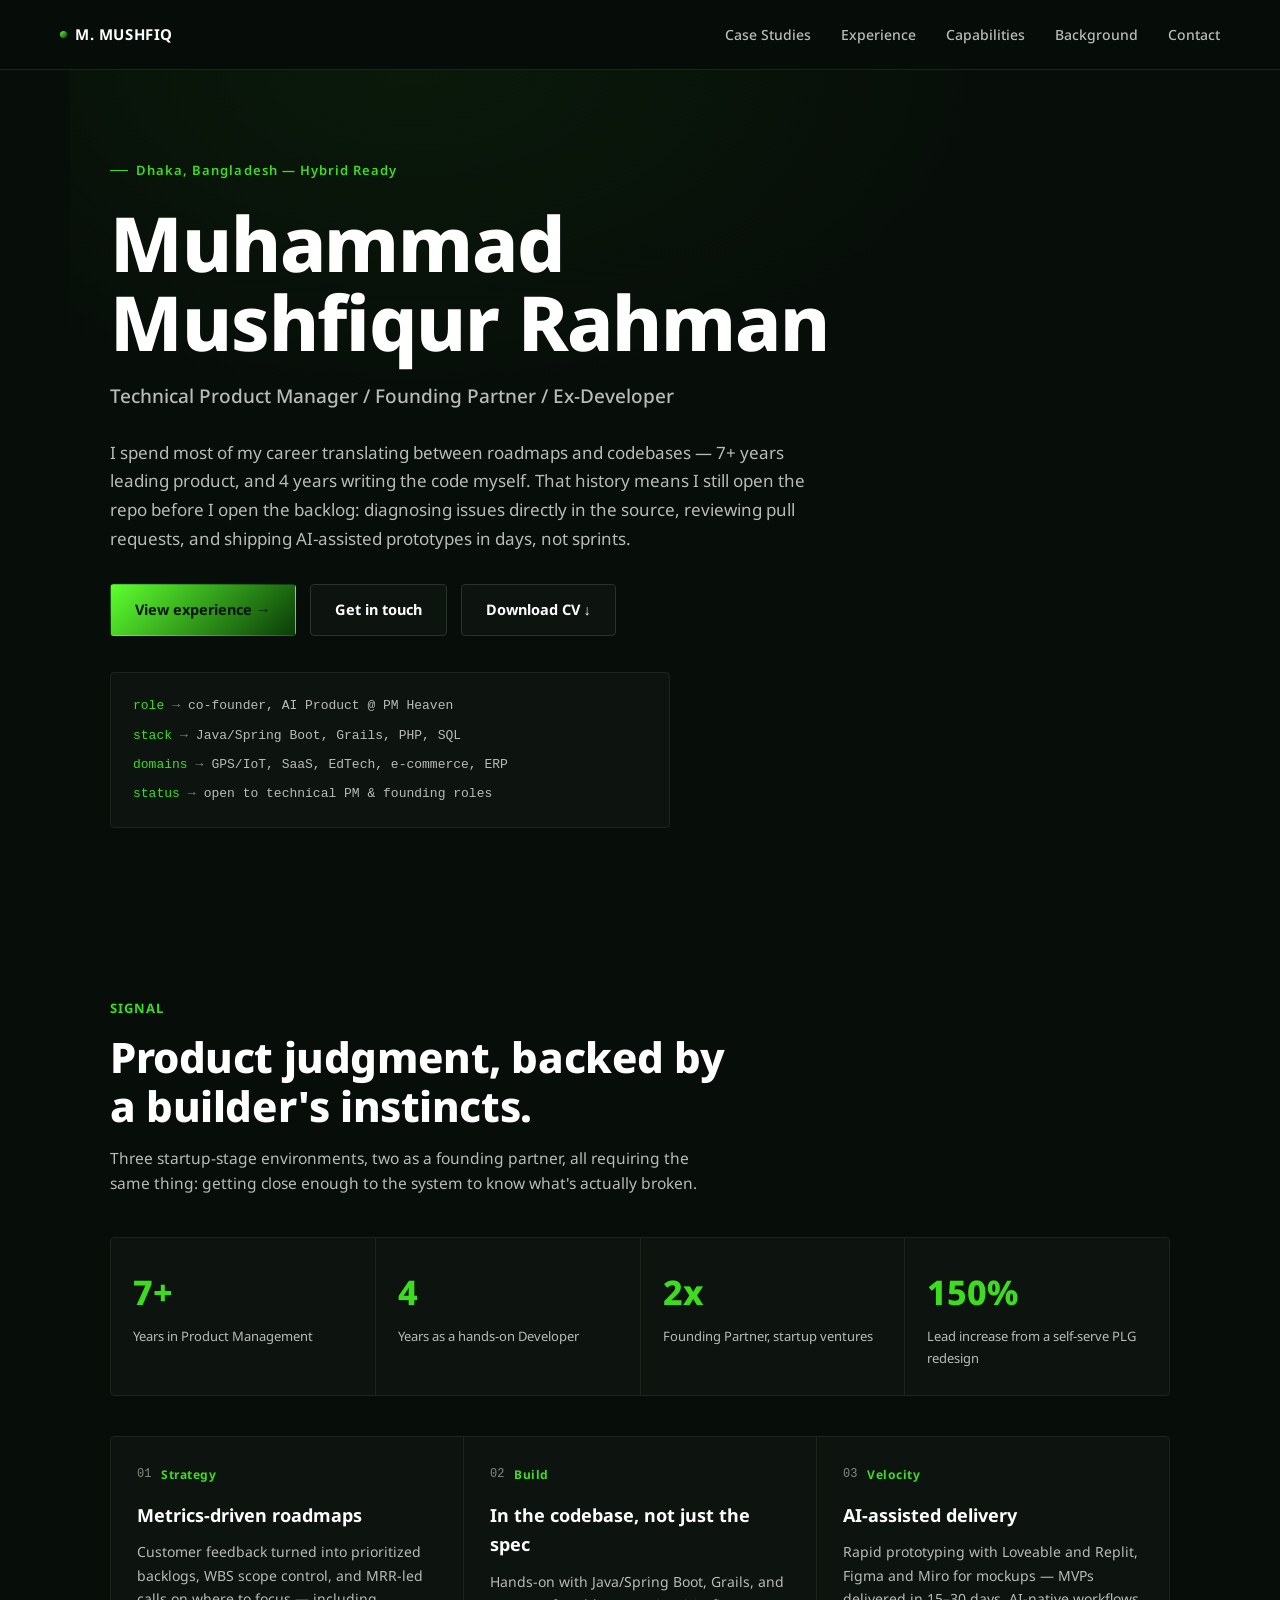
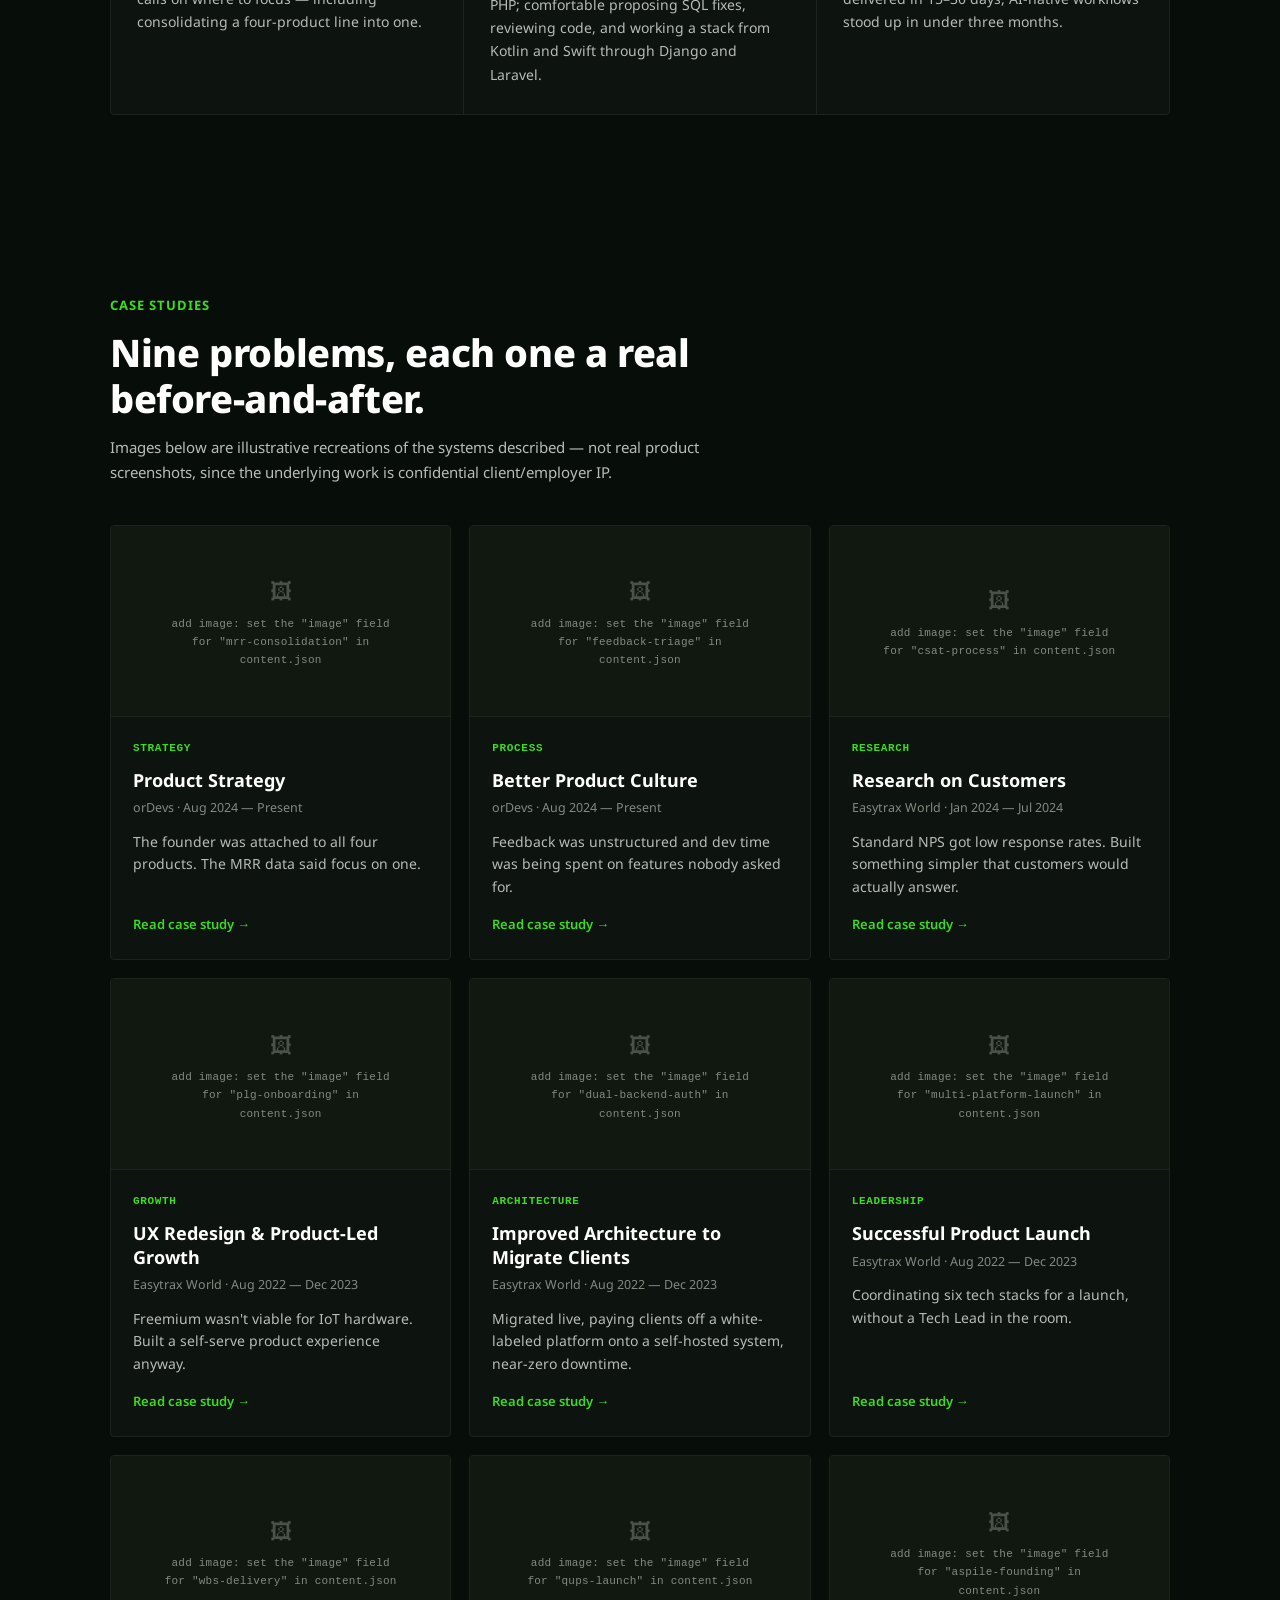
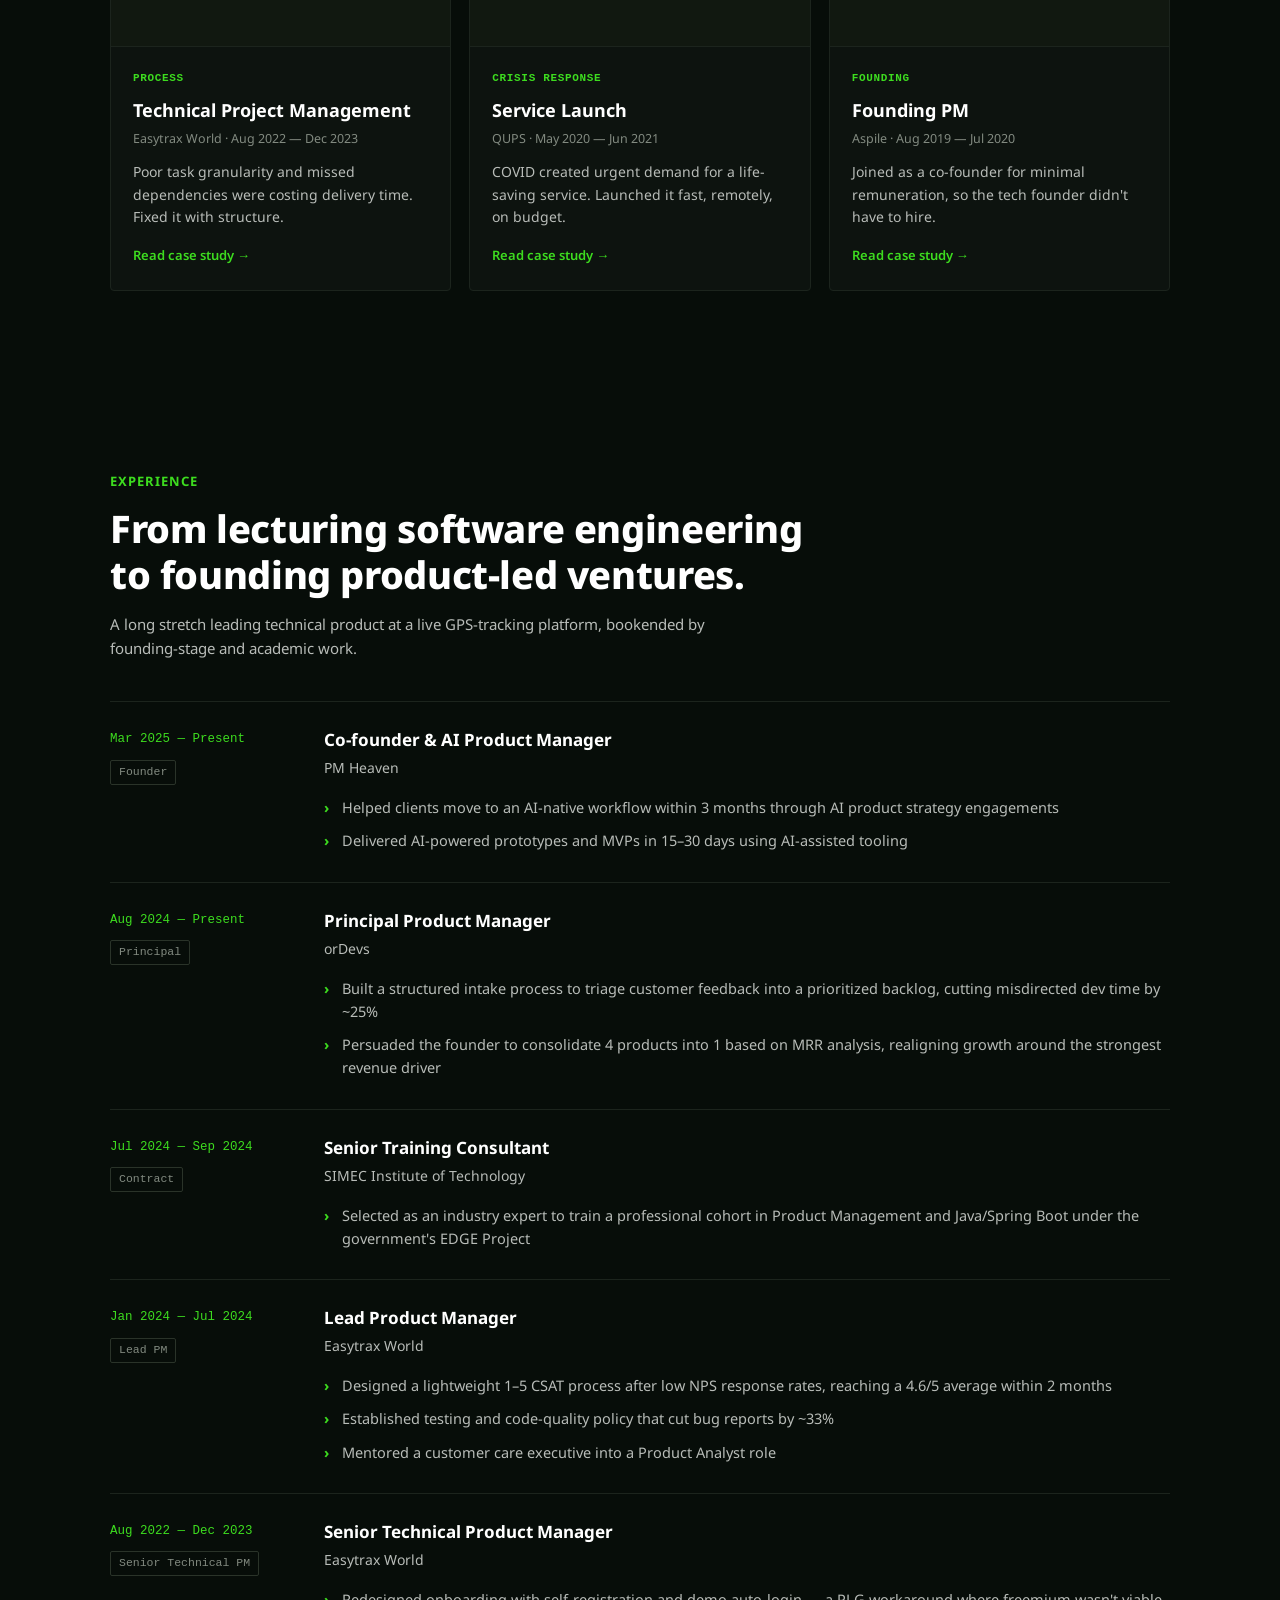
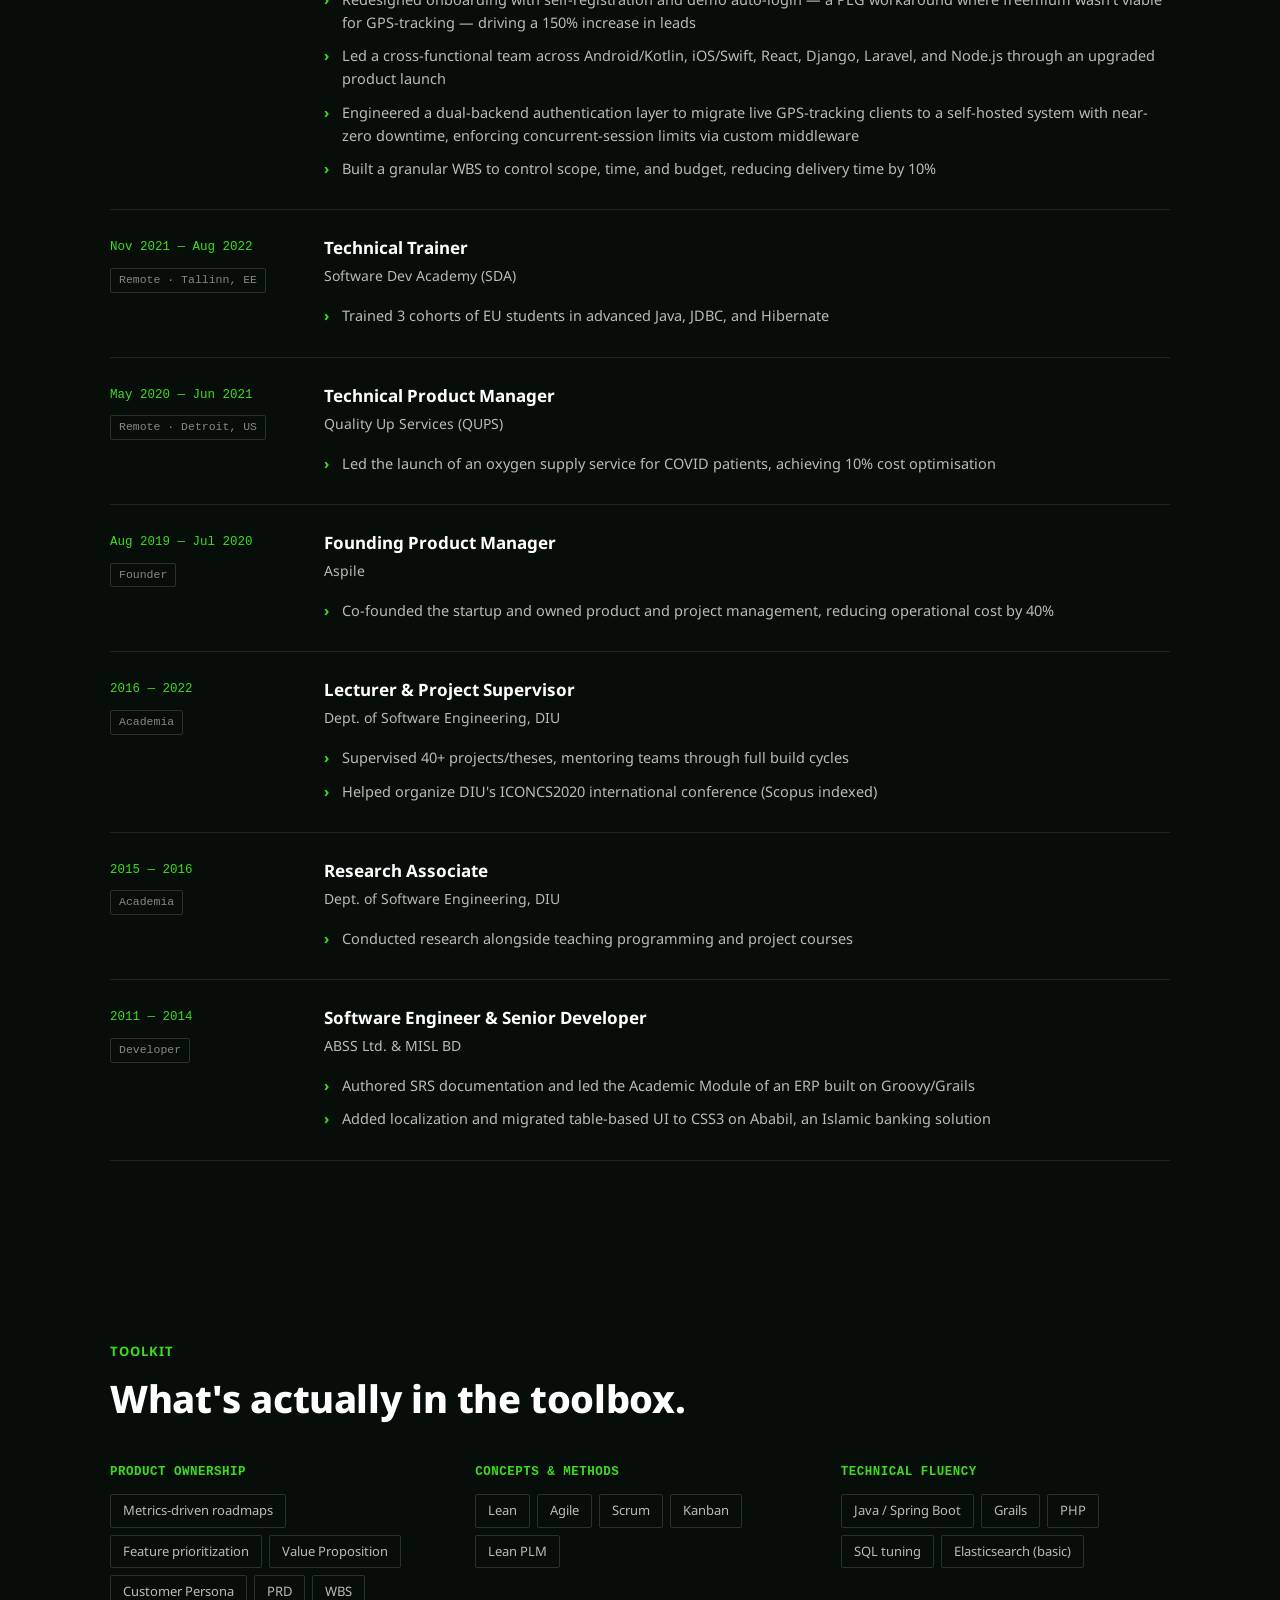
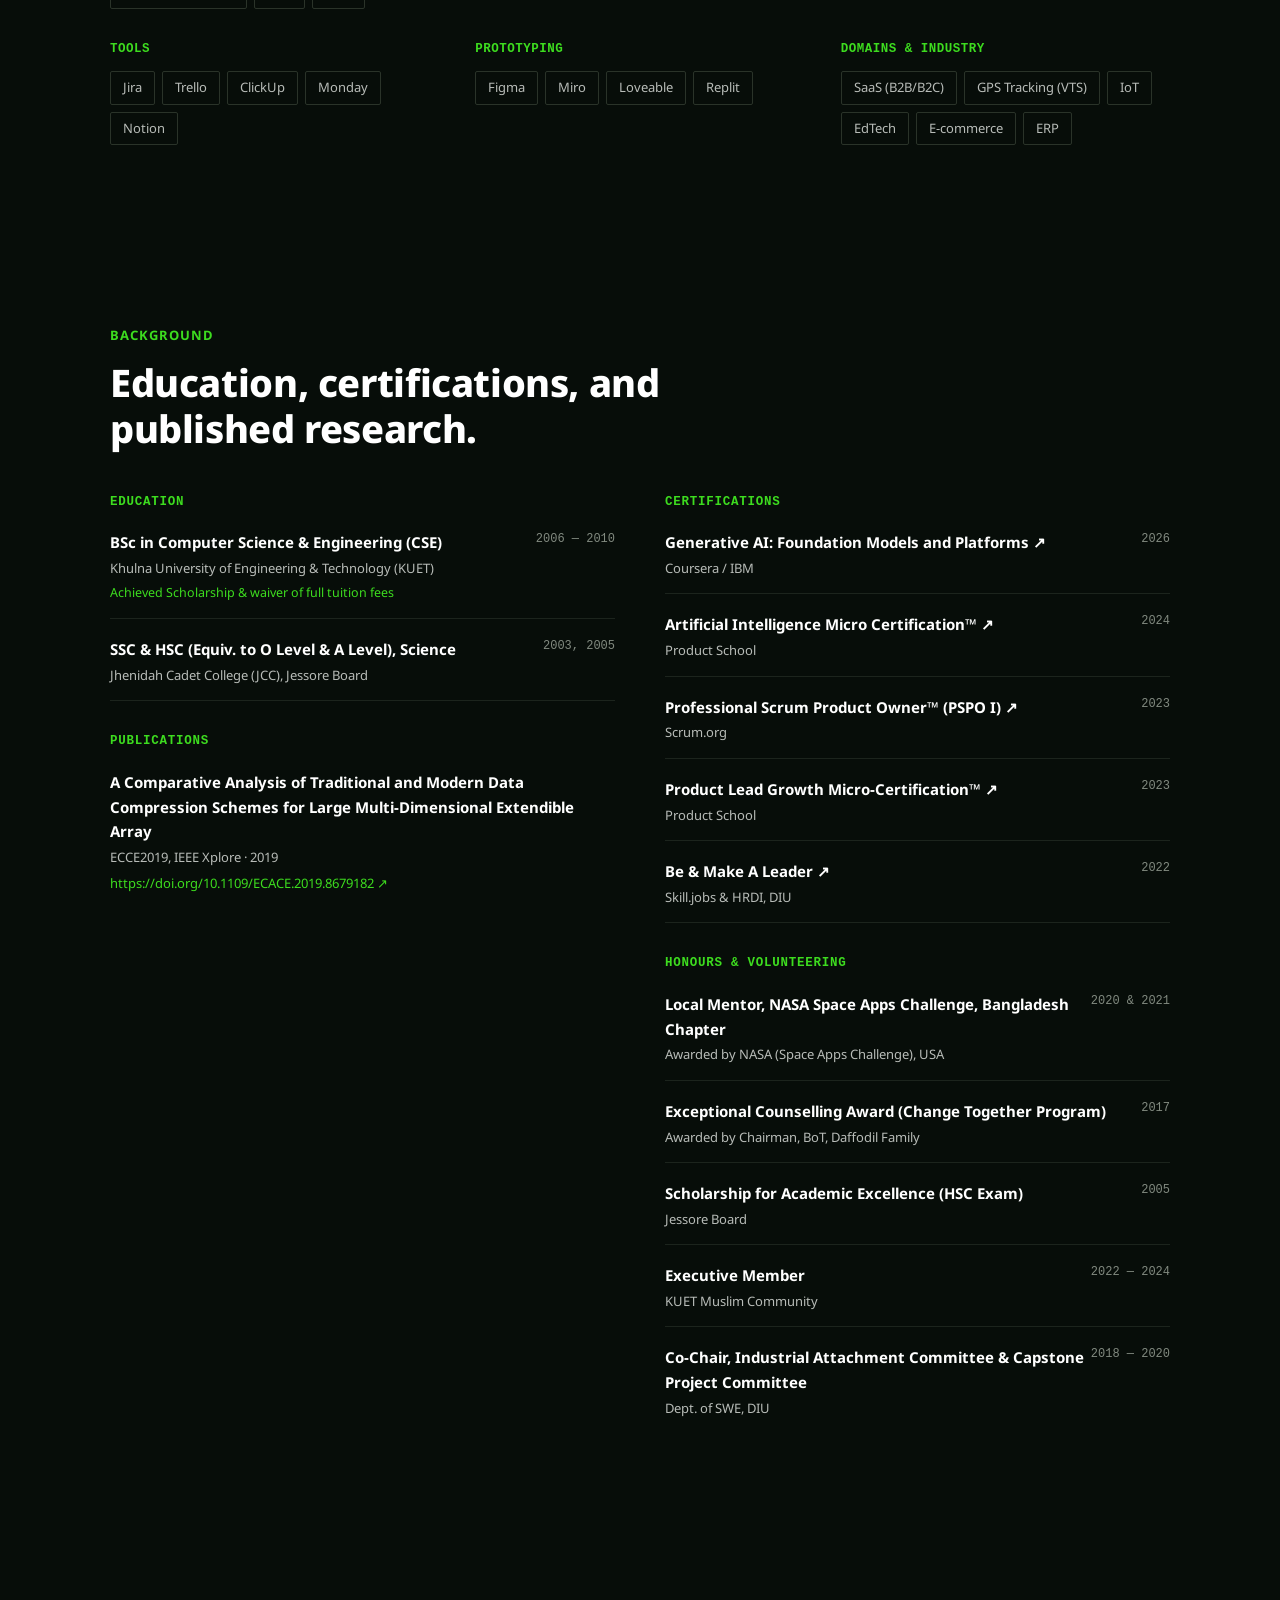
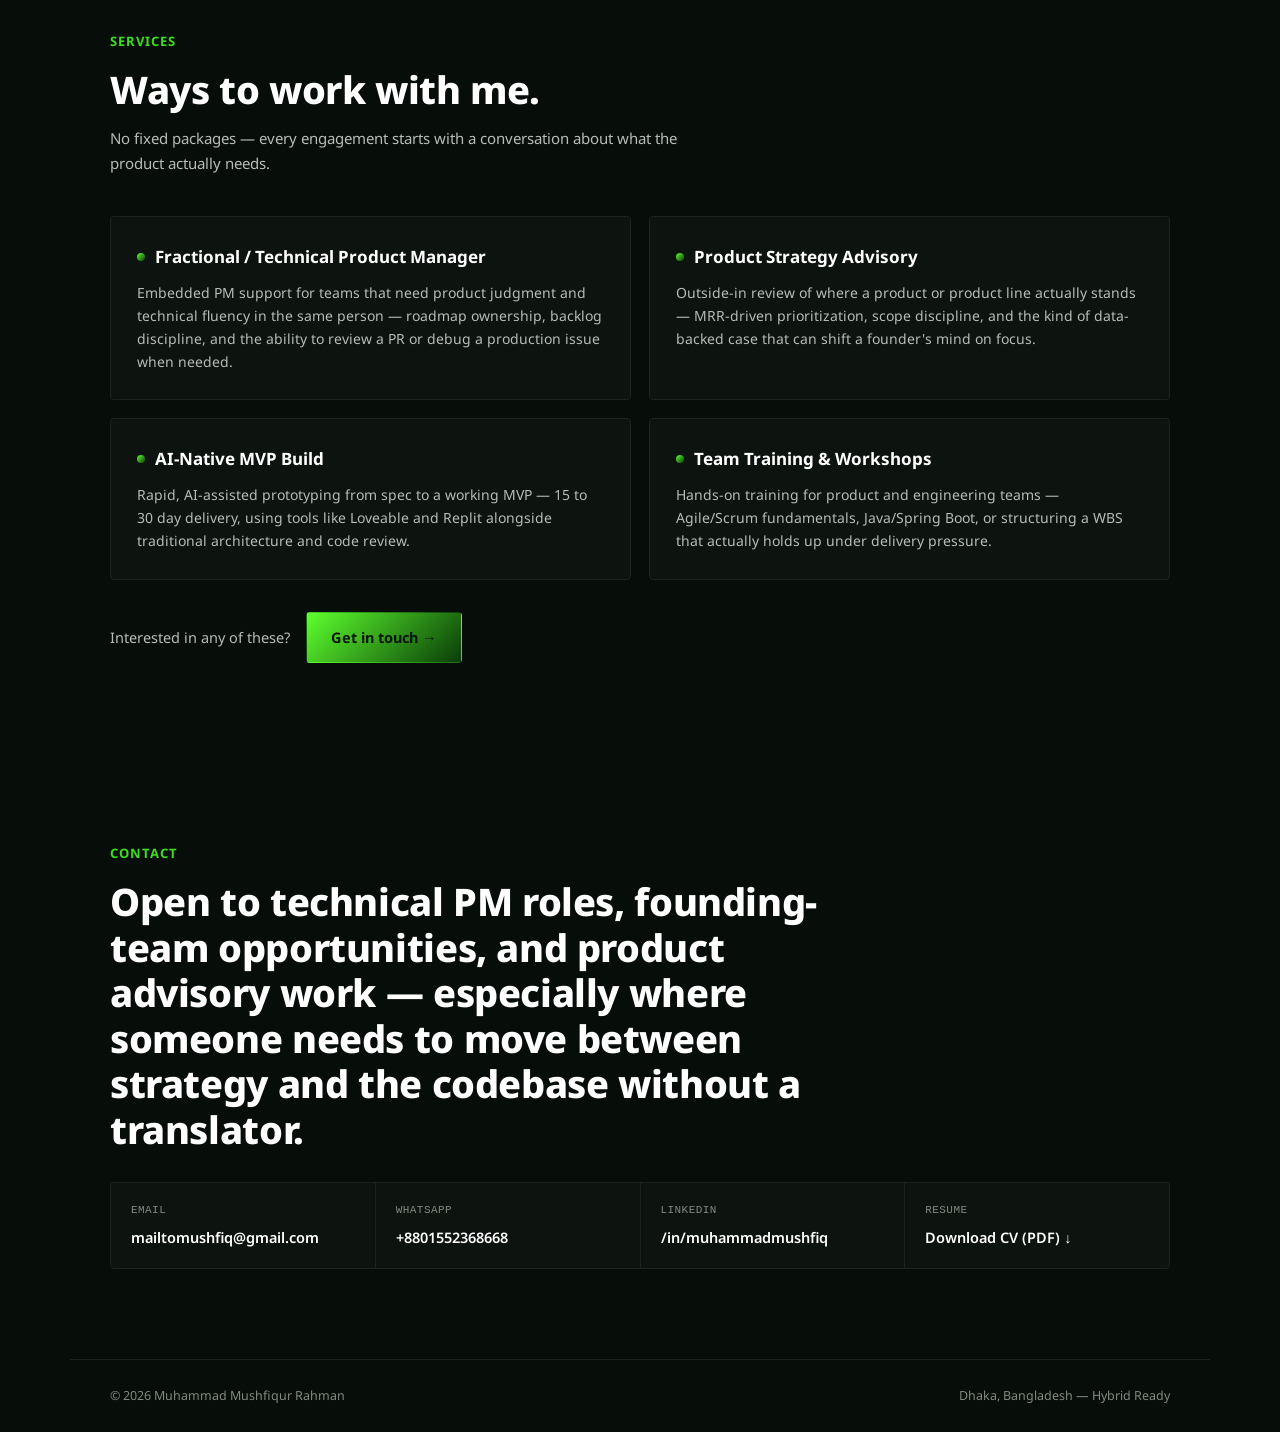
<file: index.html>
<!DOCTYPE html>
<html lang="en">
<head>
<meta charset="UTF-8">
<meta name="viewport" content="width=device-width, initial-scale=1.0">
<title>Muhammad Mushfiqur Rahman — Technical Product Manager</title>
<meta name="description" content="Technical Product Manager, ex-developer, 7+ years in product. Case studies in PLG, architecture, and process design.">
<link rel="preconnect" href="https://fonts.googleapis.com">
<link rel="preconnect" href="https://fonts.gstatic.com" crossorigin>
<link href="https://fonts.googleapis.com/css2?family=Noto+Sans:wght@400;500;600;700;800&display=swap" rel="stylesheet">
<link rel="stylesheet" href="styles.css">
</head>
<body>

<header class="nav" id="top">
  <a href="#top" class="nav-mark"><span class="dot"></span>M. MUSHFIQ</a>
  <nav class="nav-links">
    <a href="#cases">Case Studies</a>
    <a href="#log">Experience</a>
    <a href="#toolkit">Capabilities</a>
    <a href="#background">Background</a>
    <a href="#contact">Contact</a>
  </nav>
  <button class="nav-toggle" id="navToggle" aria-label="Toggle menu">≡</button>
</header>

<main>

  <section class="hero" id="hero">
    <p class="kicker" id="heroKicker"></p>
    <h1 id="heroHeadline" class="hero-headline">Muhammad Mushfiqur Rahman</h1>
    <p class="hero-role-line" id="heroRoleLine"></p>
    <p class="hero-sub" id="heroSub"></p>
    <div class="hero-cta">
      <a href="#cases" class="btn btn-primary">View experience →</a>
      <a href="#contact" class="btn btn-ghost">Get in touch</a>
      <a href="#" id="cvLink" class="btn btn-ghost">Download CV ↓</a>
    </div>
    <div class="hero-stack" id="heroStack"></div>
  </section>

  <section class="signal" id="signal">
    <p class="eyebrow">SIGNAL</p>
    <h2 class="signal-title">Product judgment, backed by a builder's instincts.</h2>
    <p class="signal-sub">Three startup-stage environments, two as a founding partner, all requiring the same thing: getting close enough to the system to know what's actually broken.</p>
    <div class="stats-grid" id="statsGrid"></div>
    <div class="capabilities-grid" id="capabilitiesGrid"></div>
  </section>

  <section class="cases" id="cases">
    <p class="eyebrow">CASE STUDIES</p>
    <h2 class="section-title">Nine problems, each one a real before-and-after.</h2>
    <p class="section-sub">Images below are illustrative recreations of the systems described — not real product screenshots, since the underlying work is confidential client/employer IP.</p>
    <div class="case-grid" id="caseGrid"></div>
  </section>

  <section class="log" id="log">
    <p class="eyebrow">EXPERIENCE</p>
    <h2 class="section-title">From lecturing software engineering to founding product-led ventures.</h2>
    <p class="section-sub">A long stretch leading technical product at a live GPS-tracking platform, bookended by founding-stage and academic work.</p>
    <div class="log-list" id="logList"></div>
  </section>

  <section class="toolkit" id="toolkit">
    <p class="eyebrow">TOOLKIT</p>
    <h2 class="section-title">What's actually in the toolbox.</h2>
    <div class="toolkit-grid" id="toolkitGrid"></div>
  </section>

  <section class="background-section" id="background">
    <p class="eyebrow">BACKGROUND</p>
    <h2 class="section-title">Education, certifications, and published research.</h2>
    <div class="background-grid" id="backgroundGrid"></div>
  </section>

  <section class="services" id="services">
    <p class="eyebrow">SERVICES</p>
    <h2 class="section-title">Ways to work with me.</h2>
    <p class="section-sub">No fixed packages — every engagement starts with a conversation about what the product actually needs.</p>
    <div class="services-grid" id="servicesGrid"></div>
    <div class="services-cta">
      <span class="services-cta-text">Interested in any of these?</span>
      <a href="#contact" class="btn btn-primary">Get in touch →</a>
    </div>
  </section>

  <section class="contact" id="contact">
    <p class="eyebrow">CONTACT</p>
    <h2 class="section-title" id="contactCta"></h2>
    <div class="contact-links" id="contactLinks"></div>
  </section>

</main>

<footer class="site-footer">
  <span id="footerCopyright"></span>
  <span id="footerLocation"></span>
</footer>

<script src="fallback-data.js"></script>
<script src="app.js"></script>
</body>
</html>
</file>
<file: styles.css>
/* ===========================================================
   TOKENS — read directly off reference screenshots
   =========================================================== */
:root {
  --bg: #070d09;
  --bg-vignette: #0c150e;
  --bg-elevated: #0d130f;
  --bg-elevated-2: #111810;
  --accent: #3ddc1f;
  --accent-dim: #2a9e16;
  --accent-gradient: linear-gradient(135deg, #5dff2e 0%, #0a3d08 100%);
  --diff-remove: #b85858;
  --diff-remove-bg: rgba(184, 88, 88, 0.08);
  --border: #1c241d;
  --border-bright: #2a3329;
  --text-primary: #ffffff;
  --text-secondary: #b8bcb8;
  --text-tertiary: #828a80;

  --font-body: 'Noto Sans', sans-serif;
  --font-mono: 'SF Mono', 'Consolas', 'Monaco', 'Courier New', monospace;

  --container: 1140px;
  --radius: 4px;
}

* { margin: 0; padding: 0; box-sizing: border-box; }

html { scroll-behavior: smooth; }

body {
  background: var(--bg);
  color: var(--text-primary);
  font-family: var(--font-body);
  font-size: 16px;
  line-height: 1.65;
  -webkit-font-smoothing: antialiased;
  overflow-x: hidden;
}

@media (prefers-reduced-motion: reduce) {
  html { scroll-behavior: auto; }
  * { animation-duration: 0.001ms !important; transition-duration: 0.001ms !important; }
}

.mono { font-family: var(--font-mono); }

a { color: inherit; text-decoration: none; }

:focus-visible {
  outline: 2px solid var(--accent);
  outline-offset: 2px;
}

ul { list-style: none; }

/* ===========================================================
   NAV
   =========================================================== */
.nav {
  position: sticky;
  top: 0;
  z-index: 100;
  display: flex;
  align-items: center;
  justify-content: space-between;
  padding: 22px clamp(20px, 5vw, 60px);
  background: rgba(7, 13, 9, 0.88);
  backdrop-filter: blur(8px);
  border-bottom: 1px solid var(--border);
}

.nav-mark {
  font-weight: 700;
  font-size: 15px;
  letter-spacing: 0.04em;
  color: var(--text-primary);
  display: flex;
  align-items: center;
  gap: 8px;
}

.nav-mark .dot {
  width: 7px;
  height: 7px;
  border-radius: 50%;
  background: var(--accent-gradient);
  display: inline-block;
}

.nav-links {
  display: flex;
  gap: 30px;
  font-size: 14px;
  font-weight: 500;
  color: var(--text-secondary);
}

.nav-links a { transition: color 0.15s; }
.nav-links a:hover, .nav-links a:focus-visible { color: var(--accent); }

.nav-toggle {
  display: none;
  background: none;
  border: none;
  color: var(--text-primary);
  font-size: 22px;
  cursor: pointer;
}

@media (max-width: 720px) {
  .nav-links {
    position: fixed;
    top: 66px;
    left: 0;
    right: 0;
    flex-direction: column;
    background: var(--bg-elevated);
    padding: 20px;
    gap: 16px;
    border-bottom: 1px solid var(--border);
    transform: translateY(-110%);
    transition: transform 0.25s ease;
  }
  .nav-links.open { transform: translateY(0); }
  .nav-toggle { display: block; }
}

/* ===========================================================
   HERO
   =========================================================== */
.hero {
  max-width: var(--container);
  margin: 0 auto;
  padding: clamp(50px, 8vw, 90px) clamp(20px, 5vw, 40px) clamp(50px, 7vw, 80px);
  position: relative;
  z-index: 2;
  background: radial-gradient(ellipse 900px 500px at 30% 0%, rgba(61, 220, 31, 0.06), transparent 70%);
}

.kicker {
  color: var(--accent);
  font-size: 13px;
  font-weight: 600;
  letter-spacing: 0.08em;
  margin-bottom: 22px;
  display: flex;
  align-items: center;
  gap: 8px;
}
.kicker::before {
  content: '';
  width: 18px;
  height: 1px;
  background: var(--accent);
  display: inline-block;
}

.hero-headline {
  font-weight: 800;
  font-size: clamp(40px, 7vw, 76px);
  line-height: 1.04;
  letter-spacing: -0.015em;
  margin-bottom: 20px;
  max-width: 760px;
}

.hero-role-line {
  font-size: clamp(15px, 1.8vw, 19px);
  color: var(--text-secondary);
  font-weight: 500;
  margin-bottom: 26px;
}

.hero-sub {
  font-size: 17px;
  color: var(--text-secondary);
  max-width: 700px;
  margin-bottom: 30px;
  line-height: 1.7;
}

.hero-sub strong { color: var(--text-primary); font-weight: 700; }

.hero-cta { display: flex; gap: 14px; flex-wrap: wrap; margin-bottom: 36px; }

.btn {
  display: inline-block;
  padding: 13px 24px;
  font-size: 14.5px;
  font-weight: 700;
  border-radius: var(--radius);
  transition: all 0.18s ease;
  border: 1px solid transparent;
}

.btn-primary {
  background: var(--accent-gradient);
  color: #06170a;
}
.btn-primary:hover { filter: brightness(1.1); }

.btn-ghost {
  border-color: var(--border-bright);
  color: var(--text-primary);
  background: var(--bg-elevated);
}
.btn-ghost:hover { border-color: var(--accent); color: var(--accent); }

.hero-stack {
  border: 1px solid var(--border);
  border-radius: var(--radius);
  background: var(--bg-elevated);
  padding: 18px 22px;
  max-width: 560px;
}

.stack-row {
  font-family: var(--font-mono);
  font-size: 13px;
  padding: 4px 0;
  color: var(--text-secondary);
}
.stack-row .stack-key { color: var(--accent); }
.stack-row .stack-arrow { color: var(--text-tertiary); margin: 0 8px; }

/* ===========================================================
   STATS + CAPABILITIES ("Signal")
   =========================================================== */
.signal {
  max-width: var(--container);
  margin: 0 auto;
  padding: clamp(50px, 8vw, 90px) clamp(20px, 5vw, 40px);
}

.signal-title {
  font-weight: 800;
  font-size: clamp(28px, 4vw, 42px);
  line-height: 1.15;
  letter-spacing: -0.01em;
  max-width: 640px;
  margin-bottom: 16px;
}

.signal-sub {
  color: var(--text-secondary);
  max-width: 600px;
  font-size: 15.5px;
  margin-bottom: 40px;
}

.stats-grid {
  display: grid;
  grid-template-columns: repeat(4, 1fr);
  gap: 1px;
  background: var(--border);
  border: 1px solid var(--border);
  border-radius: var(--radius);
  overflow: hidden;
  margin-bottom: 40px;
}

@media (max-width: 720px) {
  .stats-grid { grid-template-columns: repeat(2, 1fr); }
}

.stat-item {
  background: var(--bg-elevated);
  padding: 26px 22px;
}

.stat-value {
  font-weight: 800;
  font-size: clamp(26px, 3.4vw, 34px);
  color: var(--accent);
  margin-bottom: 6px;
}

.stat-label {
  font-size: 13px;
  color: var(--text-secondary);
}

.capabilities-grid {
  display: grid;
  grid-template-columns: repeat(3, 1fr);
  gap: 1px;
  background: var(--border);
  border: 1px solid var(--border);
  border-radius: var(--radius);
  overflow: hidden;
}

@media (max-width: 860px) {
  .capabilities-grid { grid-template-columns: 1fr; }
}

.capability-card {
  background: var(--bg-elevated);
  padding: 28px 26px;
}

.capability-meta {
  display: flex;
  align-items: center;
  gap: 10px;
  margin-bottom: 16px;
}

.capability-num {
  font-family: var(--font-mono);
  font-size: 12px;
  color: var(--text-tertiary);
}

.capability-tag {
  font-size: 12px;
  font-weight: 700;
  color: var(--accent);
  letter-spacing: 0.04em;
}

.capability-title {
  font-weight: 700;
  font-size: 18px;
  margin-bottom: 10px;
}

.capability-description {
  font-size: 14px;
  color: var(--text-secondary);
  line-height: 1.65;
}

/* ===========================================================
   SECTION SHARED
   =========================================================== */
section.cases, section.log, section.toolkit, section.background-section, section.services, section.contact {
  max-width: var(--container);
  margin: 0 auto;
  padding: clamp(50px, 8vw, 90px) clamp(20px, 5vw, 40px);
}

.eyebrow {
  color: var(--accent);
  font-size: 13px;
  font-weight: 700;
  letter-spacing: 0.08em;
  margin-bottom: 14px;
}

.section-title {
  font-weight: 800;
  font-size: clamp(26px, 3.6vw, 38px);
  line-height: 1.2;
  max-width: 720px;
  letter-spacing: -0.01em;
}

.section-sub {
  color: var(--text-secondary);
  font-size: 15px;
  max-width: 620px;
  margin-top: 14px;
}

/* ===========================================================
   CASE STUDIES — preview grid (homepage), links to case-study.html
   =========================================================== */
.case-grid {
  display: grid;
  grid-template-columns: repeat(3, 1fr);
  gap: 18px;
  margin-top: 40px;
}

@media (max-width: 960px) {
  .case-grid { grid-template-columns: repeat(2, 1fr); }
}
@media (max-width: 620px) {
  .case-grid { grid-template-columns: 1fr; }
}

.case-card {
  background: var(--bg-elevated);
  border: 1px solid var(--border);
  border-radius: var(--radius);
  overflow: hidden;
  transition: border-color 0.18s, transform 0.18s;
  display: flex;
  flex-direction: column;
}

.case-card:hover, .case-card:focus-visible {
  border-color: var(--accent-dim);
  transform: translateY(-3px);
}

.case-card-body {
  padding: 22px 22px 24px;
  display: flex;
  flex-direction: column;
  flex: 1;
}

.case-tag {
  font-family: var(--font-mono);
  font-size: 11px;
  font-weight: 600;
  letter-spacing: 0.06em;
  color: var(--accent);
  margin-bottom: 12px;
}

.case-title {
  font-weight: 700;
  font-size: 18px;
  margin-bottom: 6px;
  line-height: 1.3;
}

.case-meta {
  font-size: 12.5px;
  color: var(--text-tertiary);
  margin-bottom: 12px;
}

.case-summary {
  color: var(--text-secondary);
  font-size: 14px;
  line-height: 1.6;
  margin-bottom: 16px;
  flex: 1;
}

.case-expand {
  font-size: 13px;
  font-weight: 600;
  color: var(--accent);
}

/* image placeholder — used in case card preview + full detail page */
.case-image-placeholder {
  width: 100%;
  aspect-ratio: 16 / 9;
  background: var(--bg-elevated-2);
  border-bottom: 1px solid var(--border);
  display: flex;
  flex-direction: column;
  align-items: center;
  justify-content: center;
  gap: 6px;
  color: var(--text-tertiary);
  text-align: center;
  padding: 16px;
  position: relative;
}
.case-image-placeholder img {
  width: 100%;
  height: 100%;
  object-fit: cover;
}
.case-image-placeholder .ph-icon {
  font-size: 22px;
  opacity: 0.5;
}
.case-image-placeholder .ph-label {
  font-family: var(--font-mono);
  font-size: 11px;
  letter-spacing: 0.02em;
  max-width: 240px;
}
.case-image-caption {
  font-size: 11.5px;
  color: var(--text-tertiary);
  font-style: italic;
  padding: 8px 22px 0;
}

/* standalone variant: full-bleed in detail page, taller */
.case-detail .case-image-placeholder {
  border-radius: var(--radius);
  border: 1px solid var(--border);
  border-bottom: 1px solid var(--border);
  margin-bottom: 8px;
}

/* the diff block — small supporting element, used in detail page only */
.diff-block {
  font-family: var(--font-mono);
  font-size: 13px;
  line-height: 1.9;
  border: 1px solid var(--border);
  border-radius: var(--radius);
  overflow: hidden;
  background: var(--bg-elevated-2);
  margin: 8px 0;
}

.diff-line {
  padding: 7px 16px;
  border-left: 3px solid transparent;
  white-space: pre-wrap;
}

.diff-line.remove {
  background: var(--diff-remove-bg);
  border-left-color: var(--diff-remove);
  color: #d49a9a;
}
.diff-line.remove::before { content: "− "; color: var(--diff-remove); }

.diff-line.add {
  background: rgba(61, 220, 31, 0.07);
  border-left-color: var(--accent);
  color: #c9f0bd;
}
.diff-line.add::before { content: "+ "; color: var(--accent); }

/* ===========================================================
   CASE STUDY DETAIL PAGE (case-study.html?case=slug)
   =========================================================== */
.case-detail-wrap {
  max-width: 820px;
  margin: 0 auto;
  padding: clamp(40px, 6vw, 60px) clamp(20px, 5vw, 40px) 100px;
}

.case-detail-back {
  display: inline-flex;
  align-items: center;
  gap: 6px;
  font-size: 13.5px;
  color: var(--text-secondary);
  margin-bottom: 30px;
  font-weight: 600;
}
.case-detail-back:hover { color: var(--accent); }

.case-detail .case-tag {
  margin-bottom: 16px;
}

.case-detail h1 {
  font-weight: 800;
  font-size: clamp(28px, 4.5vw, 42px);
  line-height: 1.15;
  margin-bottom: 10px;
}

.case-detail .case-detail-meta {
  font-size: 14px;
  color: var(--text-tertiary);
  margin-bottom: 28px;
}

.case-detail-section-label {
  font-family: var(--font-mono);
  font-size: 12px;
  font-weight: 700;
  letter-spacing: 0.08em;
  color: var(--accent);
  margin-top: 32px;
  margin-bottom: 14px;
}

.case-detail ul.detail-list li {
  padding: 8px 0 8px 22px;
  position: relative;
  font-size: 15.5px;
  color: var(--text-primary);
  border-bottom: 1px solid var(--border);
  line-height: 1.6;
}
.case-detail ul.detail-list li::before {
  content: "→";
  position: absolute;
  left: 0;
  color: var(--accent);
}

.impact-row {
  display: flex;
  flex-wrap: wrap;
  gap: 28px;
  margin-top: 14px;
}

.impact-stat .impact-value {
  font-weight: 800;
  font-size: 26px;
  color: var(--accent);
}
.impact-stat .impact-label {
  font-size: 13px;
  color: var(--text-secondary);
  max-width: 220px;
  margin-top: 2px;
}

.detail-tags {
  display: flex;
  flex-wrap: wrap;
  gap: 8px;
  margin-top: 6px;
}
.detail-tag {
  font-family: var(--font-mono);
  font-size: 12.5px;
  border: 1px solid var(--border-bright);
  color: var(--text-secondary);
  padding: 5px 12px;
  border-radius: 2px;
}

.case-nav {
  display: flex;
  justify-content: space-between;
  gap: 16px;
  margin-top: 50px;
  padding-top: 28px;
  border-top: 1px solid var(--border);
}

.case-nav-link {
  font-size: 14px;
  color: var(--text-secondary);
  display: flex;
  flex-direction: column;
  gap: 4px;
  max-width: 45%;
}
.case-nav-link:hover { color: var(--accent); }
.case-nav-link .nav-direction {
  font-family: var(--font-mono);
  font-size: 11.5px;
  color: var(--text-tertiary);
}
.case-nav-link.next { text-align: right; align-items: flex-end; }

/* ===========================================================
   WORK LOG (diff-style experience list)
   =========================================================== */
.log-list {
  margin-top: 40px;
  border-top: 1px solid var(--border);
}

.log-entry {
  padding: 24px 0;
  border-bottom: 1px solid var(--border);
  display: grid;
  grid-template-columns: 190px 1fr;
  gap: 24px;
}

@media (max-width: 700px) {
  .log-entry { grid-template-columns: 1fr; gap: 10px; }
}

.log-meta {
  padding-top: 3px;
}

.log-period {
  font-family: var(--font-mono);
  font-size: 12.5px;
  color: var(--accent);
  margin-bottom: 6px;
}

.log-tag {
  display: inline-block;
  font-size: 11.5px;
  font-family: var(--font-mono);
  border: 1px solid var(--border-bright);
  color: var(--text-tertiary);
  padding: 2px 8px;
  border-radius: 2px;
}

.log-role {
  font-weight: 700;
  font-size: 17px;
  color: var(--text-primary);
  margin-bottom: 2px;
}
.log-company {
  color: var(--text-secondary);
  font-size: 14px;
  margin-bottom: 12px;
}

.log-bullet {
  font-size: 14.5px;
  padding: 5px 0 5px 18px;
  position: relative;
  color: var(--text-secondary);
  line-height: 1.6;
}
.log-bullet::before {
  content: "›";
  position: absolute;
  left: 0;
  color: var(--accent);
  font-weight: 700;
}
.log-bullet strong { color: var(--text-primary); }

/* ===========================================================
   TOOLKIT
   =========================================================== */
.toolkit-grid {
  margin-top: 40px;
  display: grid;
  grid-template-columns: repeat(3, 1fr);
  gap: 30px 36px;
}

@media (max-width: 760px) {
  .toolkit-grid { grid-template-columns: repeat(2, 1fr); }
}
@media (max-width: 480px) {
  .toolkit-grid { grid-template-columns: 1fr; }
}

.toolkit-group-title {
  font-family: var(--font-mono);
  font-size: 12.5px;
  font-weight: 700;
  letter-spacing: 0.04em;
  color: var(--accent);
  margin-bottom: 12px;
}

.toolkit-tags {
  display: flex;
  flex-wrap: wrap;
  gap: 7px;
}

.toolkit-tag {
  font-size: 13px;
  color: var(--text-secondary);
  border: 1px solid var(--border-bright);
  padding: 5px 12px;
  border-radius: 2px;
}

/* ===========================================================
   BACKGROUND — education, certifications, honours, publications
   =========================================================== */
.background-grid {
  display: grid;
  grid-template-columns: 1fr 1fr;
  gap: 50px;
  margin-top: 40px;
}

@media (max-width: 820px) {
  .background-grid { grid-template-columns: 1fr; gap: 40px; }
}

.bg-subsection-title {
  font-family: var(--font-mono);
  font-size: 12.5px;
  font-weight: 700;
  letter-spacing: 0.06em;
  color: var(--accent);
  margin-bottom: 18px;
  margin-top: 30px;
}
.bg-subsection-title:first-child { margin-top: 0; }

.bg-item {
  margin-bottom: 18px;
  padding-bottom: 14px;
  border-bottom: 1px solid var(--border);
}
.bg-item:last-child { border-bottom: none; }

.bg-item-title {
  font-weight: 700;
  font-size: 15px;
  color: var(--text-primary);
  margin-bottom: 3px;
}

/* Make certification links glow green on hover/focus */
.bg-item-title a {
  color: inherit;
  transition: color 0.15s ease, text-shadow 0.18s ease;
}
.bg-item-title a:hover, .bg-item-title a:focus {
  color: var(--accent);
  text-shadow: 0 0 10px rgba(61,220,31,0.9), 0 0 22px rgba(61,220,31,0.25);
}

.bg-item-meta {
  font-size: 13px;
  color: var(--text-secondary);
}

.bg-item-note {
  font-size: 12.5px;
  color: var(--accent);
  margin-top: 4px;
}

.bg-item-year {
  font-family: var(--font-mono);
  font-size: 12px;
  color: var(--text-tertiary);
  float: right;
}

.bg-publication a {
  color: var(--accent);
  font-size: 13px;
}
.bg-publication a:hover { text-decoration: underline; }

/* ===========================================================
   SERVICES
   =========================================================== */
.services-grid {
  display: grid;
  grid-template-columns: repeat(2, 1fr);
  gap: 18px;
  margin-top: 40px;
}

@media (max-width: 700px) {
  .services-grid { grid-template-columns: 1fr; }
}

.service-card {
  background: var(--bg-elevated);
  border: 1px solid var(--border);
  border-radius: var(--radius);
  padding: 26px 26px;
}

.service-title {
  font-weight: 700;
  font-size: 17px;
  margin-bottom: 10px;
  display: flex;
  align-items: center;
  gap: 10px;
}
.service-title::before {
  content: '';
  width: 8px;
  height: 8px;
  border-radius: 50%;
  background: var(--accent-gradient);
  flex-shrink: 0;
}

.service-description {
  font-size: 14px;
  color: var(--text-secondary);
  line-height: 1.65;
}

.services-cta {
  margin-top: 32px;
  display: flex;
  align-items: center;
  gap: 16px;
  flex-wrap: wrap;
}

.services-cta-text {
  font-size: 14.5px;
  color: var(--text-secondary);
}

/* ===========================================================
   CONTACT / FOOTER
   =========================================================== */
.contact .section-title em {
  font-style: normal;
  color: var(--accent);
}

.contact-links {
  display: grid;
  grid-template-columns: repeat(4, 1fr);
  gap: 1px;
  background: var(--border);
  border: 1px solid var(--border);
  border-radius: var(--radius);
  overflow: hidden;
  margin-top: 30px;
}

@media (max-width: 700px) {
  .contact-links { grid-template-columns: repeat(2, 1fr); }
}

.contact-link {
  background: var(--bg-elevated);
  padding: 18px 20px;
  transition: background 0.15s;
}
.contact-link:hover { background: var(--bg-elevated-2); }

.contact-link-label {
  font-family: var(--font-mono);
  font-size: 11px;
  color: var(--text-tertiary);
  letter-spacing: 0.04em;
  margin-bottom: 6px;
}

.contact-link-value {
  font-size: 14.5px;
  font-weight: 600;
  color: var(--text-primary);
}
.contact-link:hover .contact-link-value { color: var(--accent); }

.site-footer {
  display: flex;
  justify-content: space-between;
  align-items: center;
  flex-wrap: wrap;
  gap: 10px;
  padding: 26px clamp(20px, 5vw, 40px);
  font-size: 12.5px;
  color: var(--text-tertiary);
  border-top: 1px solid var(--border);
  max-width: var(--container);
  margin: 0 auto;
}
</file>
